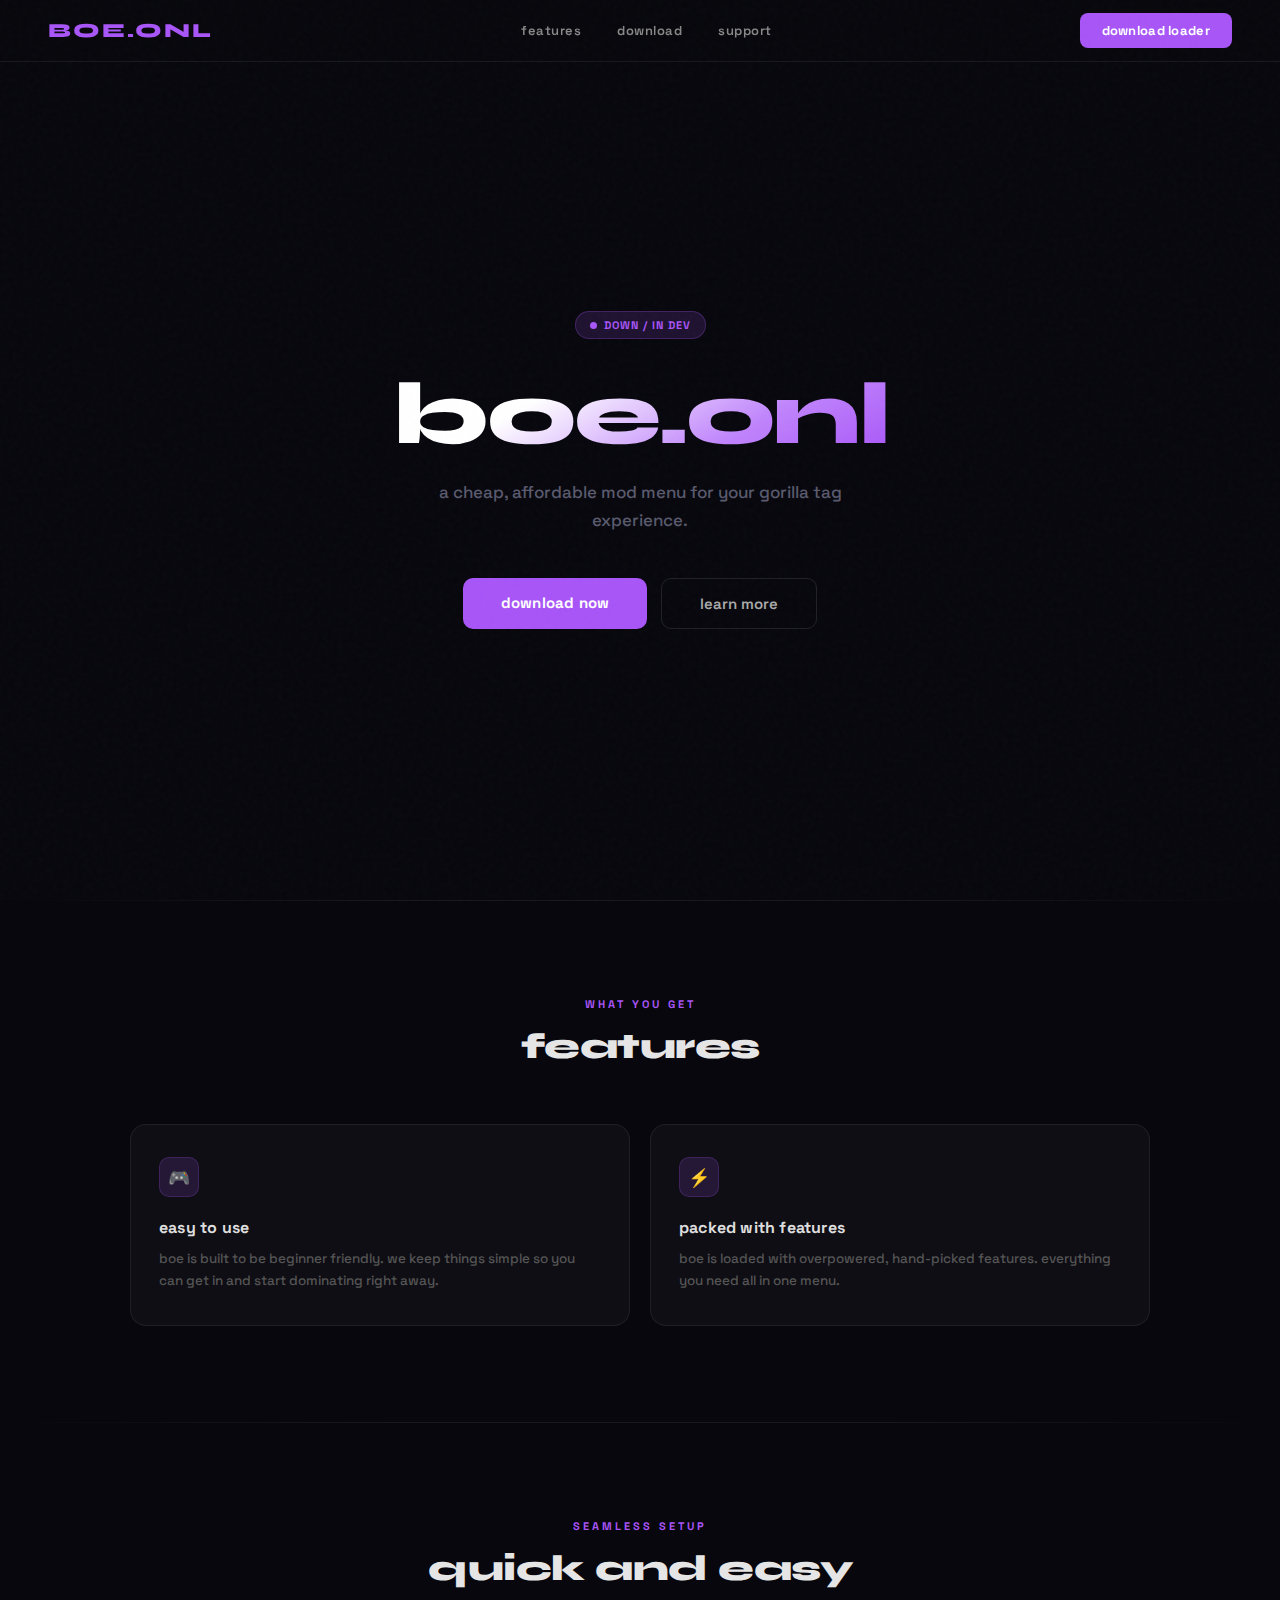
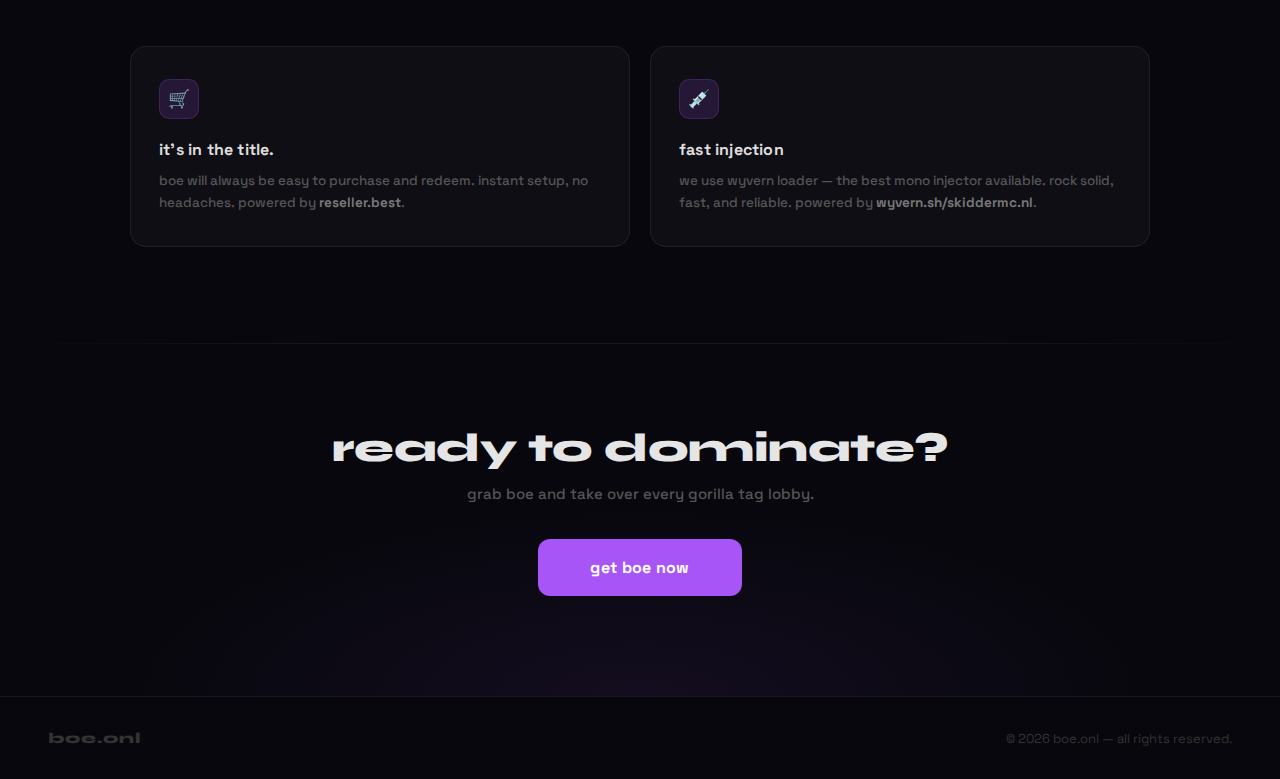
<file: index.html>
<!DOCTYPE html>
<html lang="en">
<head>
  <meta charset="UTF-8">
  <meta name="viewport" content="width=device-width, initial-scale=1.0">
  <title>boe.onl | affordable and cheap</title>
  <link rel="icon" type="image/png" sizes="512x512" href="/image.png"/>
  <link rel="apple-touch-icon" sizes="512x512" href="/image.png">
  <link rel="preconnect" href="https://fonts.googleapis.com">
  <link rel="preconnect" href="https://fonts.gstatic.com" crossorigin>
  <link href="https://fonts.googleapis.com/css2?family=Space+Grotesk:wght@400;500;600;700&family=Syne:wght@700;800&display=swap" rel="stylesheet">
  <style>
    :root {
      --purple: #a855f7;
      --purple-dim: rgba(168, 85, 247, 0.15);
      --purple-glow: rgba(168, 85, 247, 0.35);
      --bg: #07070d;
      --surface: rgba(255,255,255,0.03);
      --border: rgba(255,255,255,0.07);
      --grey: #888;
      --grey-dark: #444;
    }

    * { margin: 0; padding: 0; box-sizing: border-box; }

    body {
      font-family: 'Space Grotesk', sans-serif;
      background: var(--bg);
      color: #fff;
      min-height: 100vh;
      overflow-x: hidden;
    }

    body::before {
      content: '';
      position: fixed;
      inset: 0;
      background-image: url("data:image/svg+xml,%3Csvg viewBox='0 0 200 200' xmlns='http://www.w3.org/2000/svg'%3E%3Cfilter id='n'%3E%3CfeTurbulence type='fractalNoise' baseFrequency='0.9' numOctaves='4' stitchTiles='stitch'/%3E%3C/filter%3E%3Crect width='100%25' height='100%25' filter='url(%23n)' opacity='1'/%3E%3C/svg%3E");
      opacity: 0.025;
      pointer-events: none;
      z-index: 9999;
    }

    .topbar {
      position: fixed;
      top: 0; left: 0; right: 0;
      height: 62px;
      background: rgba(7, 7, 13, 0.85);
      backdrop-filter: blur(16px);
      border-bottom: 1px solid var(--border);
      display: flex;
      align-items: center;
      justify-content: space-between;
      padding: 0 48px;
      z-index: 1000;
    }

    .logo {
      font-family: 'Syne', sans-serif;
      font-size: 20px;
      font-weight: 800;
      color: var(--purple);
      letter-spacing: 2px;
      text-transform: uppercase;
    }

    .nav-links {
      display: flex;
      gap: 36px;
    }

    .nav-links a {
      color: var(--grey);
      text-decoration: none;
      font-size: 13px;
      font-weight: 600;
      letter-spacing: 0.5px;
      text-transform: lowercase;
      transition: color 0.2s;
    }

    .nav-links a:hover { color: #fff; }

    .download-btn {
      background: var(--purple);
      color: #fff;
      padding: 9px 22px;
      border-radius: 8px;
      text-decoration: none;
      font-weight: 700;
      font-size: 13px;
      letter-spacing: 0.3px;
      transition: transform 0.2s, box-shadow 0.2s, background 0.2s;
    }

    .download-btn:hover {
      transform: translateY(-2px);
      background: #b97cf8;
      box-shadow: 0 8px 28px var(--purple-glow);
    }

    .hero {
      min-height: 100vh;
      display: flex;
      flex-direction: column;
      align-items: center;
      justify-content: center;
      text-align: center;
      padding: 120px 40px 80px;
      position: relative;
    }

    .hero-bg {
      position: absolute;
      inset: 0;
      background:
        radial-gradient(ellipse 80% 60% at 50% 0%, rgba(168, 85, 247, 0.12) 0%, transparent 70%),
        radial-gradient(ellipse 40% 40% at 20% 80%, rgba(100, 50, 160, 0.07) 0%, transparent 60%);
      pointer-events: none;
    }

    .hero-bg::after {
      content: '';
      position: absolute;
      inset: 0;
      background-image:
        linear-gradient(rgba(168,85,247,0.04) 1px, transparent 1px),
        linear-gradient(90deg, rgba(168,85,247,0.04) 1px, transparent 1px);
      background-size: 60px 60px;
      mask-image: radial-gradient(ellipse 70% 70% at 50% 50%, black 0%, transparent 100%);
    }

    .hero > * { position: relative; z-index: 1; }

    .status-badge {
      display: inline-flex;
      align-items: center;
      gap: 7px;
      background: var(--purple-dim);
      border: 1px solid rgba(168, 85, 247, 0.25);
      color: var(--purple);
      padding: 6px 14px;
      border-radius: 20px;
      font-size: 11px;
      font-weight: 700;
      letter-spacing: 1px;
      text-transform: uppercase;
      margin-bottom: 32px;
    }

    .status-dot {
      width: 7px;
      height: 7px;
      background: var(--purple);
      border-radius: 50%;
      animation: pulse 2s infinite;
    }

    @keyframes pulse {
      0%, 100% { opacity: 1; box-shadow: 0 0 0 0 var(--purple-glow); }
      50% { opacity: 0.6; box-shadow: 0 0 0 4px transparent; }
    }

    .hero h1 {
      font-family: 'Syne', sans-serif;
      font-size: 88px;
      font-weight: 800;
      line-height: 1;
      margin-bottom: 20px;
      background: linear-gradient(150deg, #ffffff 30%, #c084fc 70%, #a855f7 100%);
      -webkit-background-clip: text;
      -webkit-text-fill-color: transparent;
      background-clip: text;
      letter-spacing: -2px;
    }

    .hero p {
      font-size: 17px;
      color: #5a5a6e;
      margin-bottom: 44px;
      max-width: 440px;
      line-height: 1.6;
      font-weight: 500;
    }

    .hero-btns {
      display: flex;
      gap: 14px;
      justify-content: center;
    }

    .btn-primary {
      background: var(--purple);
      color: #fff;
      padding: 15px 38px;
      border-radius: 10px;
      text-decoration: none;
      font-weight: 700;
      font-size: 15px;
      transition: all 0.2s;
      letter-spacing: 0.2px;
    }

    .btn-primary:hover {
      transform: translateY(-3px);
      background: #b97cf8;
      box-shadow: 0 16px 40px var(--purple-glow);
    }

    .btn-secondary {
      background: transparent;
      color: #aaa;
      padding: 15px 38px;
      border-radius: 10px;
      text-decoration: none;
      font-weight: 600;
      font-size: 15px;
      border: 1px solid rgba(255, 255, 255, 0.1);
      transition: all 0.2s;
    }

    .btn-secondary:hover {
      border-color: rgba(168, 85, 247, 0.4);
      color: #fff;
      background: var(--purple-dim);
    }

    .section-divider {
      width: 100%;
      height: 1px;
      background: linear-gradient(90deg, transparent, var(--border) 30%, var(--border) 70%, transparent);
      margin: 0 auto;
    }

    .features {
      padding: 96px 40px;
      max-width: 1100px;
      margin: 0 auto;
    }

    .section-label {
      text-align: center;
      font-size: 11px;
      font-weight: 700;
      letter-spacing: 3px;
      text-transform: uppercase;
      color: var(--purple);
      margin-bottom: 14px;
    }

    .features h2 {
      text-align: center;
      font-family: 'Syne', sans-serif;
      font-size: 36px;
      font-weight: 800;
      margin-bottom: 56px;
      color: #e5e5e5;
      letter-spacing: -0.5px;
    }

    .features-grid {
      display: grid;
      grid-template-columns: repeat(auto-fit, minmax(280px, 1fr));
      gap: 20px;
    }

    .feature-card {
      background: var(--surface);
      border: 1px solid var(--border);
      border-radius: 16px;
      padding: 32px 28px;
      transition: border-color 0.25s, transform 0.25s, background 0.25s;
      position: relative;
      overflow: hidden;
    }

    .feature-card::before {
      content: '';
      position: absolute;
      top: 0; left: 0; right: 0;
      height: 1px;
      background: linear-gradient(90deg, transparent, rgba(168,85,247,0.4), transparent);
      opacity: 0;
      transition: opacity 0.3s;
    }

    .feature-card:hover {
      border-color: rgba(168, 85, 247, 0.25);
      transform: translateY(-4px);
      background: rgba(168, 85, 247, 0.04);
    }

    .feature-card:hover::before { opacity: 1; }

    .card-icon {
      width: 40px;
      height: 40px;
      background: var(--purple-dim);
      border: 1px solid rgba(168,85,247,0.2);
      border-radius: 10px;
      display: flex;
      align-items: center;
      justify-content: center;
      margin-bottom: 20px;
      font-size: 18px;
    }

    .feature-card h3 {
      font-size: 16px;
      font-weight: 700;
      margin-bottom: 10px;
      color: #ddd;
      letter-spacing: 0.2px;
    }

    .feature-card p {
      color: #555;
      font-size: 13.5px;
      line-height: 1.65;
      font-weight: 500;
    }

    /* ── CTA SECTION ── */
    .cta-section {
      padding: 80px 40px 100px;
      text-align: center;
      position: relative;
    }

    .cta-section::before {
      content: '';
      position: absolute;
      inset: 0;
      background: radial-gradient(ellipse 60% 80% at 50% 100%, rgba(168, 85, 247, 0.08) 0%, transparent 70%);
      pointer-events: none;
    }

    .cta-section h2 {
      font-family: 'Syne', sans-serif;
      font-size: 40px;
      font-weight: 800;
      margin-bottom: 12px;
      letter-spacing: -0.5px;
      color: #e5e5e5;
    }

    .cta-section p {
      color: #555;
      font-size: 15px;
      margin-bottom: 36px;
      font-weight: 500;
    }

    .cta-btn {
      display: inline-block;
      background: var(--purple);
      color: #fff;
      padding: 18px 52px;
      border-radius: 12px;
      text-decoration: none;
      font-weight: 700;
      font-size: 16px;
      letter-spacing: 0.3px;
      transition: all 0.25s;
      position: relative;
      z-index: 1;
    }

    .cta-btn:hover {
      transform: translateY(-3px);
      background: #b97cf8;
      box-shadow: 0 20px 50px var(--purple-glow);
    }

    .footer {
      padding: 32px 48px;
      display: flex;
      align-items: center;
      justify-content: space-between;
      color: #333;
      font-size: 13px;
      border-top: 1px solid var(--border);
    }

    .footer-logo {
      font-family: 'Syne', sans-serif;
      font-weight: 800;
      font-size: 15px;
      color: #333;
      letter-spacing: 1px;
    }
  </style>
</head>
<body>
  <nav class="topbar">
    <div class="logo">boe.onl</div>
    <div class="nav-links">
      <a href="#features">features</a>
      <a href="https://wyvern.sh/public/loader/WyvernLoader.exe">download</a>
      <a href="https://discord.gg/bkqbj7w6">support</a>
    </div>
    <a href="#rtd" class="download-btn">download loader</a>
  </nav>

  <section class="hero">
    <div class="hero-bg"></div>
    <div class="status-badge">
      <span class="status-dot"></span>
      down / in dev
    </div>
    <h1>boe.onl</h1>
    <p>a cheap, affordable mod menu for your gorilla tag experience.</p>
    <div class="hero-btns">
      <a href="https://wyvern.sh/public/loader/WyvernLoader.exe" class="btn-primary">download now</a>
      <a href="#features" class="btn-secondary">learn more</a>
    </div>
  </section>

  <div class="section-divider"></div>

  <section class="features" id="features">
    <div class="section-label">what you get</div>
    <h2>features</h2>
    <div class="features-grid">
      <div class="feature-card">
        <div class="card-icon">🎮</div>
        <h3>easy to use</h3>
        <p>boe is built to be beginner friendly. we keep things simple so you can get in and start dominating right away.</p>
      </div>
      <div class="feature-card">
        <div class="card-icon">⚡</div>
        <h3>packed with features</h3>
        <p>boe is loaded with overpowered, hand-picked features. everything you need all in one menu.</p>
      </div>
    </div>
  </section>

  <div class="section-divider"></div>

  <section class="features" id="qae">
    <div class="section-label">seamless setup</div>
    <h2>quick and easy</h2>
    <div class="features-grid">
      <div class="feature-card">
        <div class="card-icon">🛒</div>
        <h3>it's in the title.</h3>
        <p>boe will always be easy to purchase and redeem. instant setup, no headaches. powered by <strong style="color:#777">reseller.best</strong>.</p>
      </div>
      <div class="feature-card">
        <div class="card-icon">💉</div>
        <h3>fast injection</h3>
        <p>we use wyvern loader — the best mono injector available. rock solid, fast, and reliable. powered by <strong style="color:#777">wyvern.sh/skiddermc.nl</strong>.</p>
      </div>
    </div>
  </section>

  <div class="section-divider"></div>

  <section class="cta-section" id="rtd">
    <h2>ready to dominate?</h2>
    <p>grab boe and take over every gorilla tag lobby.</p>
    <a href="https://reseller.best/product/boe" class="cta-btn">get boe now</a>
  </section>

  <footer class="footer">
    <span class="footer-logo">boe.onl</span>
    <span>&copy; 2026 boe.onl — all rights reserved.</span>
  </footer>

</body>
</html>
</file>
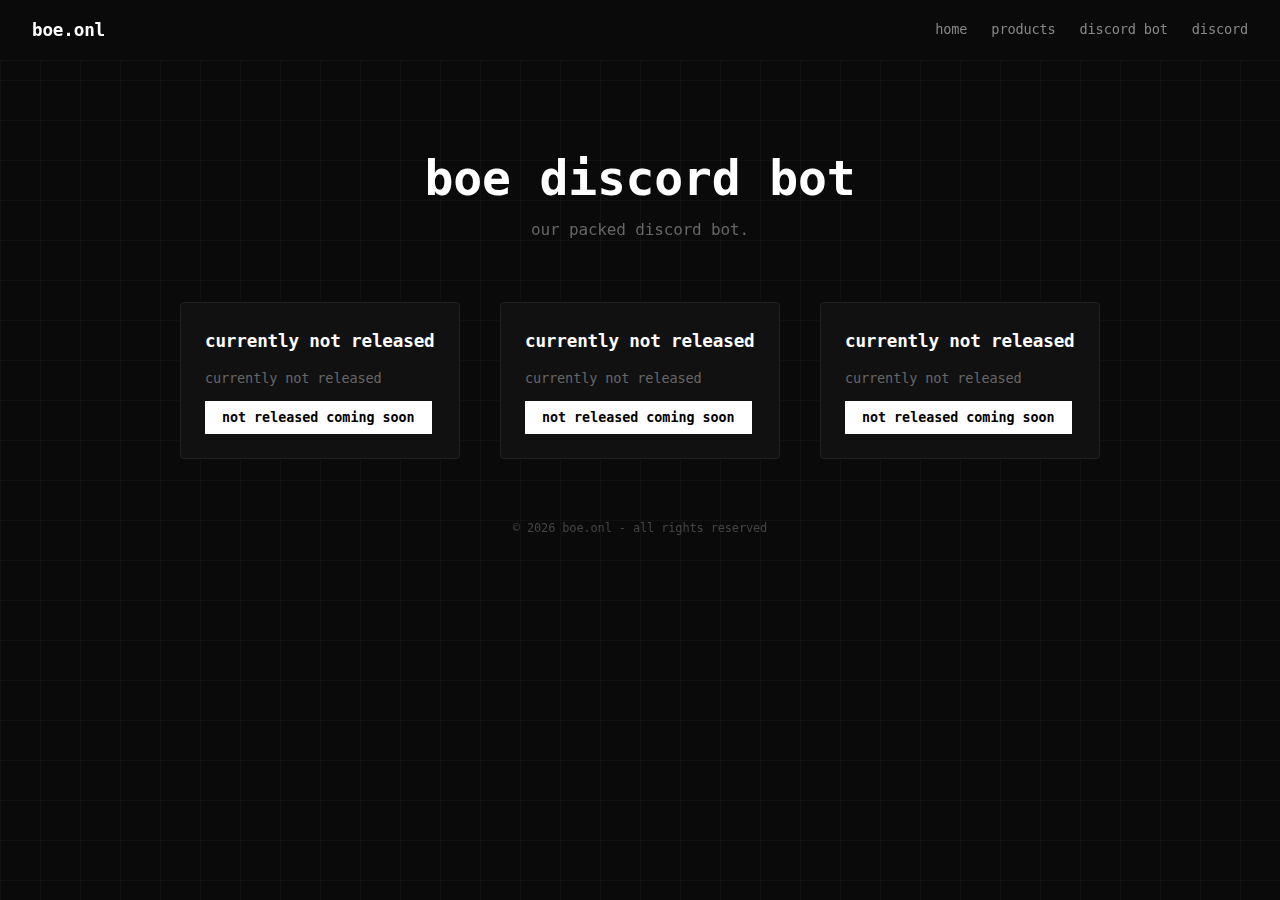
<file: discordbot/index.html>
<!DOCTYPE html>
<html lang="en">
<head>
  <meta charset="UTF-8">
  <meta name="viewport" content="width=device-width, initial-scale=1.0">
  <title>boe.onl</title>
  <link rel="stylesheet" href="style.css">
</head>
<body>
  <div class="grid-bg" id="grid"></div>
  <nav class="topbar">
    <div class="logo">boe.onl</div>
    <div class="content">
      <a href="/">home</a>
      <a href="/products">products</a>
      <a href="/discordbot">discord bot</a>
      <a href="https://discord.gg/MhHgGwgH3h">discord</a>
    </div>
  </nav>
  
  <div class="title-container">
    <h1>boe discord bot</h1>
    <p>our packed discord bot.</p>
  </div>
  
  <section id="products" class="products">
    <div class="product-list">
      <div class="product reveal">
        <h3>currently not released</h3>
        <p>currently not released</p>
        <button disabled>not released coming soon</button>
      </div>
    
      
      <div class="product reveal">
        <h3>currently not released</h3>
        <p>currently not released</p>
        <button disabled>not released coming soon</button>
      </div>
    
      <div class="product reveal">
        <h3>currently not released</h3>
        <p>currently not released</p>
        <button disabled>not released coming soon</button>
      </div>
    </div>
  </section>
  
  <footer>
    &copy; 2026 boe.onl - all rights reserved
  </footer>
  <script src="script.js"></script>
</body>
</html>
</file>
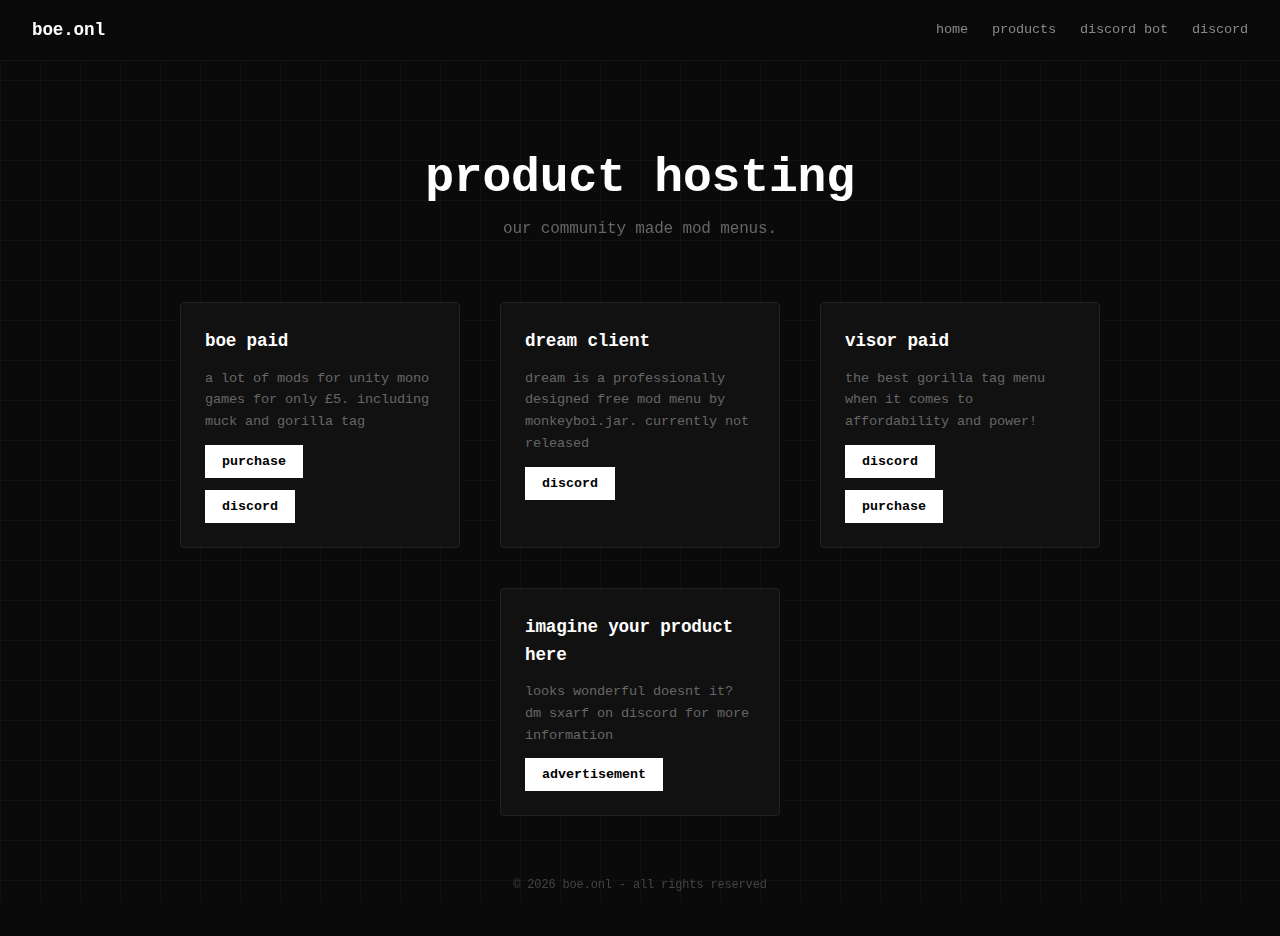
<file: products/index.html>
<!DOCTYPE html>
<html lang="en">
<head>
  <meta charset="UTF-8">
  <meta name="viewport" content="width=device-width, initial-scale=1.0">
  <title>boe.onl</title>
  <link rel="stylesheet" href="style.css">
</head>
<body>
  <div class="grid-bg" id="grid"></div>
  <nav class="topbar">
    <div class="logo">boe.onl</div>
    <div class="content">
      <a href="/">home</a>
      <a href="/products">products</a>
      <a href="/discordbot">discord bot</a>
      <a href="https://discord.gg/MhHgGwgH3h">discord</a>
    </div>
  </nav>
  
  <div class="title-container">
    <h1>product hosting</h1>
    <p>our community made mod menus.</p>
  </div>
  
  <section id="products" class="products">
    <div class="product-list">
      <div class="product reveal">
        <h3>boe paid</h3>
        <p>a lot of mods for unity mono games for only £5. including muck and gorilla tag</p>
        <button onclick="window.location.href='https://reseller.best/product/boe-mod-menu'">purchase</button>
        <button onclick="window.location.href='https://discord.gg/DFFGmHkSvZ'">discord</button>
      </div>
      
      <div class="product reveal">
        <h3>dream client</h3>
        <p>dream is a professionally designed free mod menu by monkeyboi.jar. 
          currently not released</p>
        <button onclick="window.localion.href='https://discord.gg/5uycBbKgy4'">discord</button>
      </div>

      <div class="product reveal">
        <h3>visor paid</h3>
        <p>the best gorilla tag menu when it comes to affordability and power!
        </p>
        <button onclick="window.localion.href='https://discord.gg/SgJGZYYGRV'">discord</button>
        <button onclick="window.localion.href='https://visor.mysellauth.com/'">purchase</button>
      </div>

      <div class="product reveal">
        <h3>imagine your product here</h3>
        <p>looks wonderful doesnt it? dm sxarf on discord for more information</p>
        <button disabled>advertisement</button>
      </div>
    </div>
  </section>
  
  <footer>
    &copy; 2026 boe.onl - all rights reserved
  </footer>
  <script src="script.js"></script>
</body>
</html>
</file>
<file: discordbot/style.css>
* {
  margin: 0;
  padding: 0;
  box-sizing: border-box;
}

.grid-bg {
  position: fixed;
  top: 0;
  left: 0;
  width: 100%;
  height: 100%;
  background-image: 
    linear-gradient(rgba(255, 255, 255, 0.03) 1px, transparent 1px),
    linear-gradient(90deg, rgba(255, 255, 255, 0.03) 1px, transparent 1px);
  background-size: 40px 40px; /* size of the grid squares */
  z-index: -1; /* stays behind everything */
  pointer-events: none;
  transition: transform 0.1s ease-out; /* smooths the movement */
}

html {
  scroll-behavior: smooth;
}

body {
  min-height: 100vh;
  background: #0a0a0a;
  color: #ffffff;
  font-family: ui-monospace, SFMono-Regular, Menlo, Consolas, monospace;
  letter-spacing: -0.01em;
  line-height: 1.6;
  padding-top: 80px;
}

.topbar {
  position: fixed;
  top: 0;
  left: 0;
  width: 100%;
  padding: 16px 32px;
  background: rgba(10, 10, 10, 0.8);
  backdrop-filter: blur(12px);
  display: flex;
  justify-content: space-between;
  align-items: center;
  border-bottom: 1px solid rgba(255, 255, 255, 0.05);
  z-index: 1000;
}

.topbar .logo {
  font-size: 1.1rem;
  font-weight: 700;
  text-transform: lowercase;
}

.topbar .content {
  display: flex;
  gap: 24px;
}

.topbar .content a {
  text-decoration: none;
  font-size: 0.85rem;
  color: #888;
  transition: 0.2s ease;
  text-transform: lowercase;
}

.topbar .content a:hover {
  color: #fff;
}

.title-container h1 {
  font-size: 3rem;
  text-transform: lowercase;
}

.title-container p {
  color: #666;
  text-transform: lowercase;
}

.title-container {
  text-align: center;
  /* 60px top, 20px sides, 40px bottom for better breathing room */
  margin: 60px 20px 40px 20px; 
}

.products {
  margin: 0 auto;
  padding: 20px;
  display: flex;
  justify-content: center;
}

.product-list {
  display: flex;
  flex-wrap: wrap;
  gap: 40px; /* Increased spacing between all products */
  justify-content: center;
  width: auto;
  max-width: 1200px;
}

.product {
  background: #111;
  padding: 24px; 
  border-radius: 4px;
  border: 1px solid #222;
  transition: all 0.3s ease;
  width: 280px; 
  display: flex;
  flex-direction: column;
  gap: 12px;
}

.product:hover {
  border-color: #444;
  transform: translateY(-5px);
}

.product h3 {
  font-size: 1.1rem;
  text-transform: lowercase;
}

.product p {
  font-size: 0.85rem;
  color: #666;
  text-transform: lowercase;
}

.product button {
  width: fit-content;
  padding: 8px 16px;
  border: 1px solid #fff;
  background: #fff;
  color: #000;
  font-weight: 600;
  cursor: pointer;
  font-family: inherit;
  text-transform: lowercase;
  transition: all 0.2s ease;
}

.product button:hover {
  background: #000;
  color: #fff;
}

.reviews {
  margin: 60px auto;
  padding: 0 20px;
  display: flex;
  flex-direction: column;
  align-items: center;
  gap: 10px;
}

.review {
  background: #0f0f0f;
  padding: 20px;
  border-left: 2px solid #333;
  /* this makes it resize based on text length */
  width: fit-content;
  max-width: 600px;
}

.review p {
  font-size: 0.9rem;
  color: #ccc;
  text-transform: lowercase;
}

.review span {
  display: block;
  margin-top: 8px;
  font-size: 0.75rem;
  color: #555;
  text-transform: lowercase;
}

.reveal {
  opacity: 0;
  transform: translateY(20px);
  transition: all 0.6s ease-out;
}

.reveal.active {
  opacity: 1;
  transform: translateY(0);
}

footer {
  text-align: center;
  padding: 40px;
  font-size: 0.75rem;
  color: #444;
  text-transform: lowercase;
}
</file>
<file: products/style.css>
* {
  margin: 0;
  padding: 0;
  box-sizing: border-box;
}

.grid-bg {
  position: fixed;
  top: 0;
  left: 0;
  width: 100%;
  height: 100%;
  background-image: 
    linear-gradient(rgba(255, 255, 255, 0.03) 1px, transparent 1px),
    linear-gradient(90deg, rgba(255, 255, 255, 0.03) 1px, transparent 1px);
  background-size: 40px 40px; /* size of the grid squares */
  z-index: -1; /* stays behind everything */
  pointer-events: none;
  transition: transform 0.1s ease-out; /* smooths the movement */
}

html {
  scroll-behavior: smooth;
}

body {
  min-height: 100vh;
  background: #0a0a0a;
  color: #ffffff;
  font-family: ui-monospace, SFMono-Regular, Menlo, Consolas, monospace;
  letter-spacing: -0.01em;
  line-height: 1.6;
  padding-top: 80px;
}

.topbar {
  position: fixed;
  top: 0;
  left: 0;
  width: 100%;
  padding: 16px 32px;
  background: rgba(10, 10, 10, 0.8);
  backdrop-filter: blur(12px);
  display: flex;
  justify-content: space-between;
  align-items: center;
  border-bottom: 1px solid rgba(255, 255, 255, 0.05);
  z-index: 1000;
}

.topbar .logo {
  font-size: 1.1rem;
  font-weight: 700;
  text-transform: lowercase;
}

.topbar .content {
  display: flex;
  gap: 24px;
}

.topbar .content a {
  text-decoration: none;
  font-size: 0.85rem;
  color: #888;
  transition: 0.2s ease;
  text-transform: lowercase;
}

.topbar .content a:hover {
  color: #fff;
}

.title-container h1 {
  font-size: 3rem;
  text-transform: lowercase;
}

.title-container p {
  color: #666;
  text-transform: lowercase;
}

.title-container {
  text-align: center;
  /* 60px top, 20px sides, 40px bottom for better breathing room */
  margin: 60px 20px 40px 20px; 
}

.products {
  margin: 0 auto;
  padding: 20px;
  display: flex;
  justify-content: center;
}

.product-list {
  display: flex;
  flex-wrap: wrap;
  gap: 40px; /* Increased spacing between all products */
  justify-content: center;
  width: auto;
  max-width: 1200px;
}

.product {
  background: #111;
  padding: 24px; 
  border-radius: 4px;
  border: 1px solid #222;
  transition: all 0.3s ease;
  width: 280px; 
  display: flex;
  flex-direction: column;
  gap: 12px;
}

.product:hover {
  border-color: #444;
  transform: translateY(-5px);
}

.product h3 {
  font-size: 1.1rem;
  text-transform: lowercase;
}

.product p {
  font-size: 0.85rem;
  color: #666;
  text-transform: lowercase;
}

.product button {
  width: fit-content;
  padding: 8px 16px;
  border: 1px solid #fff;
  background: #fff;
  color: #000;
  font-weight: 600;
  cursor: pointer;
  font-family: inherit;
  text-transform: lowercase;
  transition: all 0.2s ease;
}

.product button:hover {
  background: #000;
  color: #fff;
}

.reviews {
  margin: 60px auto;
  padding: 0 20px;
  display: flex;
  flex-direction: column;
  align-items: center;
  gap: 10px;
}

.review {
  background: #0f0f0f;
  padding: 20px;
  border-left: 2px solid #333;
  /* this makes it resize based on text length */
  width: fit-content;
  max-width: 600px;
}

.review p {
  font-size: 0.9rem;
  color: #ccc;
  text-transform: lowercase;
}

.review span {
  display: block;
  margin-top: 8px;
  font-size: 0.75rem;
  color: #555;
  text-transform: lowercase;
}

.reveal {
  opacity: 0;
  transform: translateY(20px);
  transition: all 0.6s ease-out;
}

.reveal.active {
  opacity: 1;
  transform: translateY(0);
}

footer {
  text-align: center;
  padding: 40px;
  font-size: 0.75rem;
  color: #444;
  text-transform: lowercase;
}
</file>
